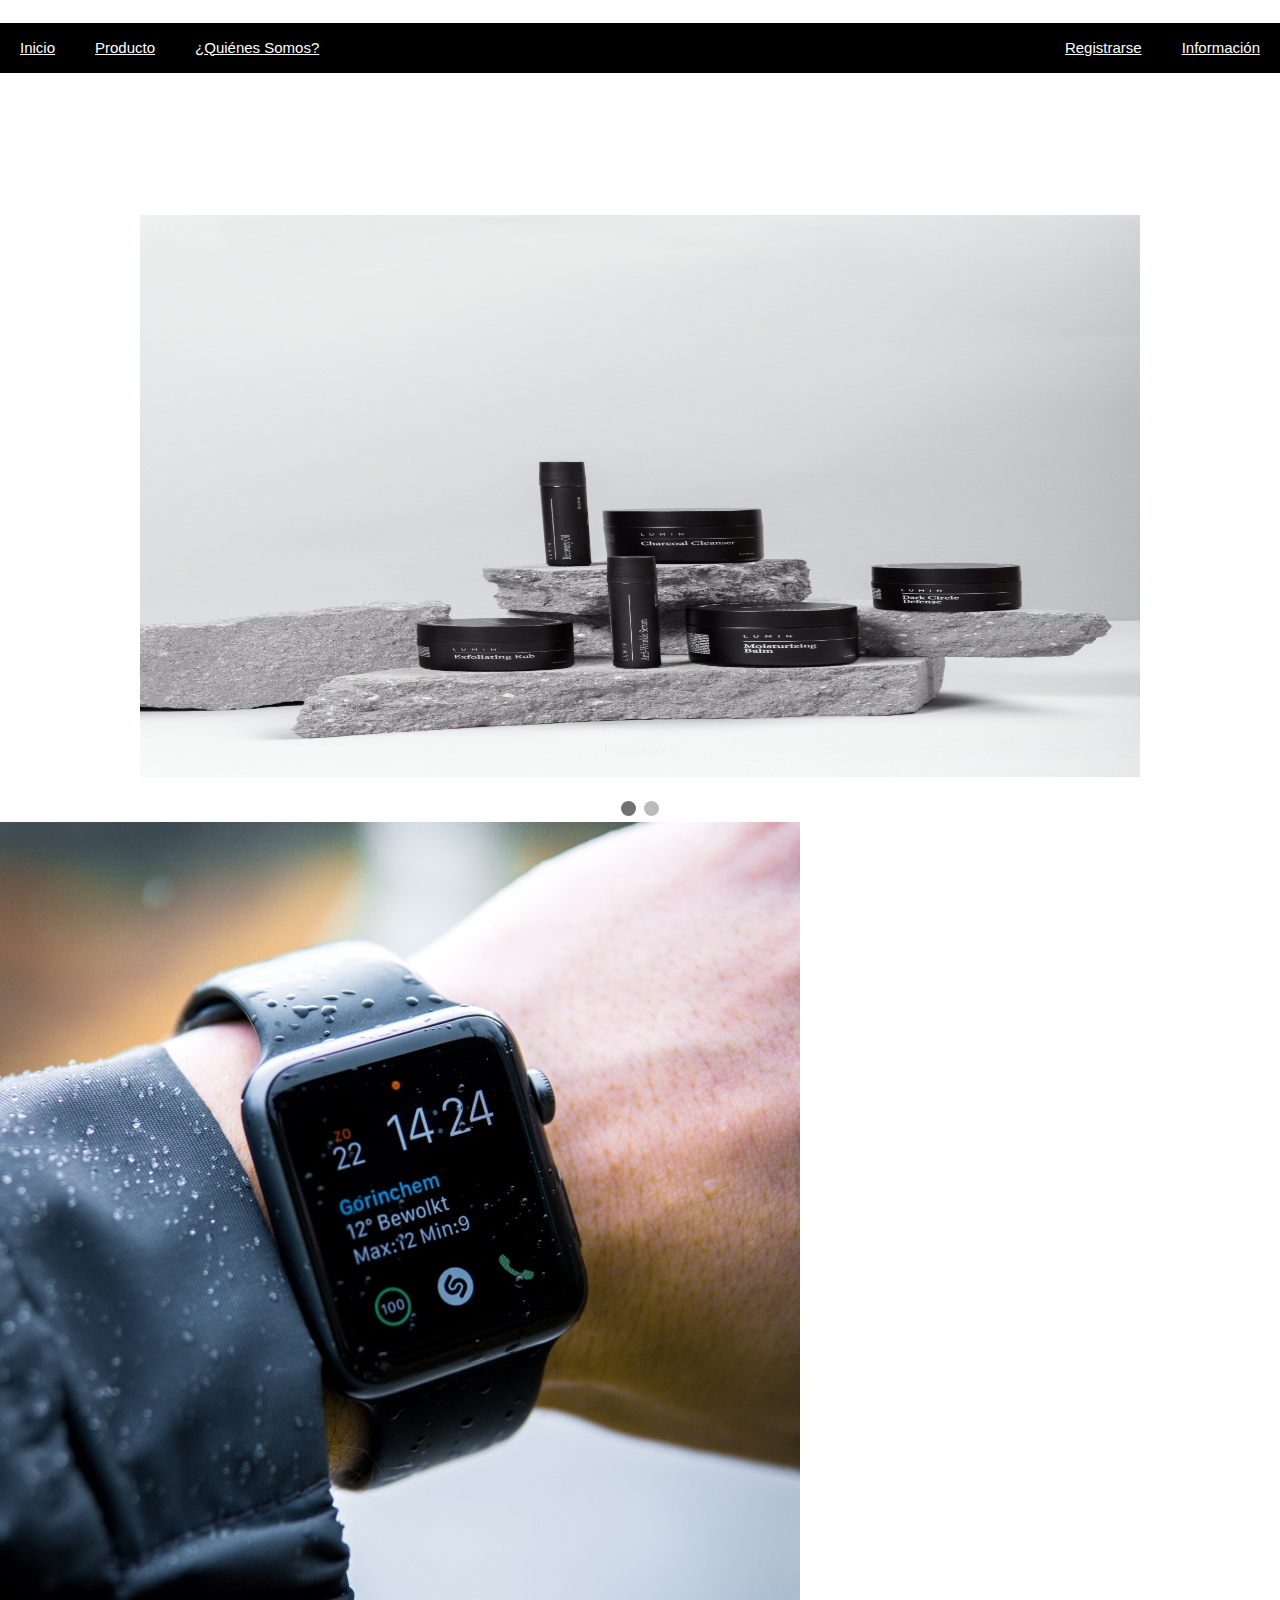
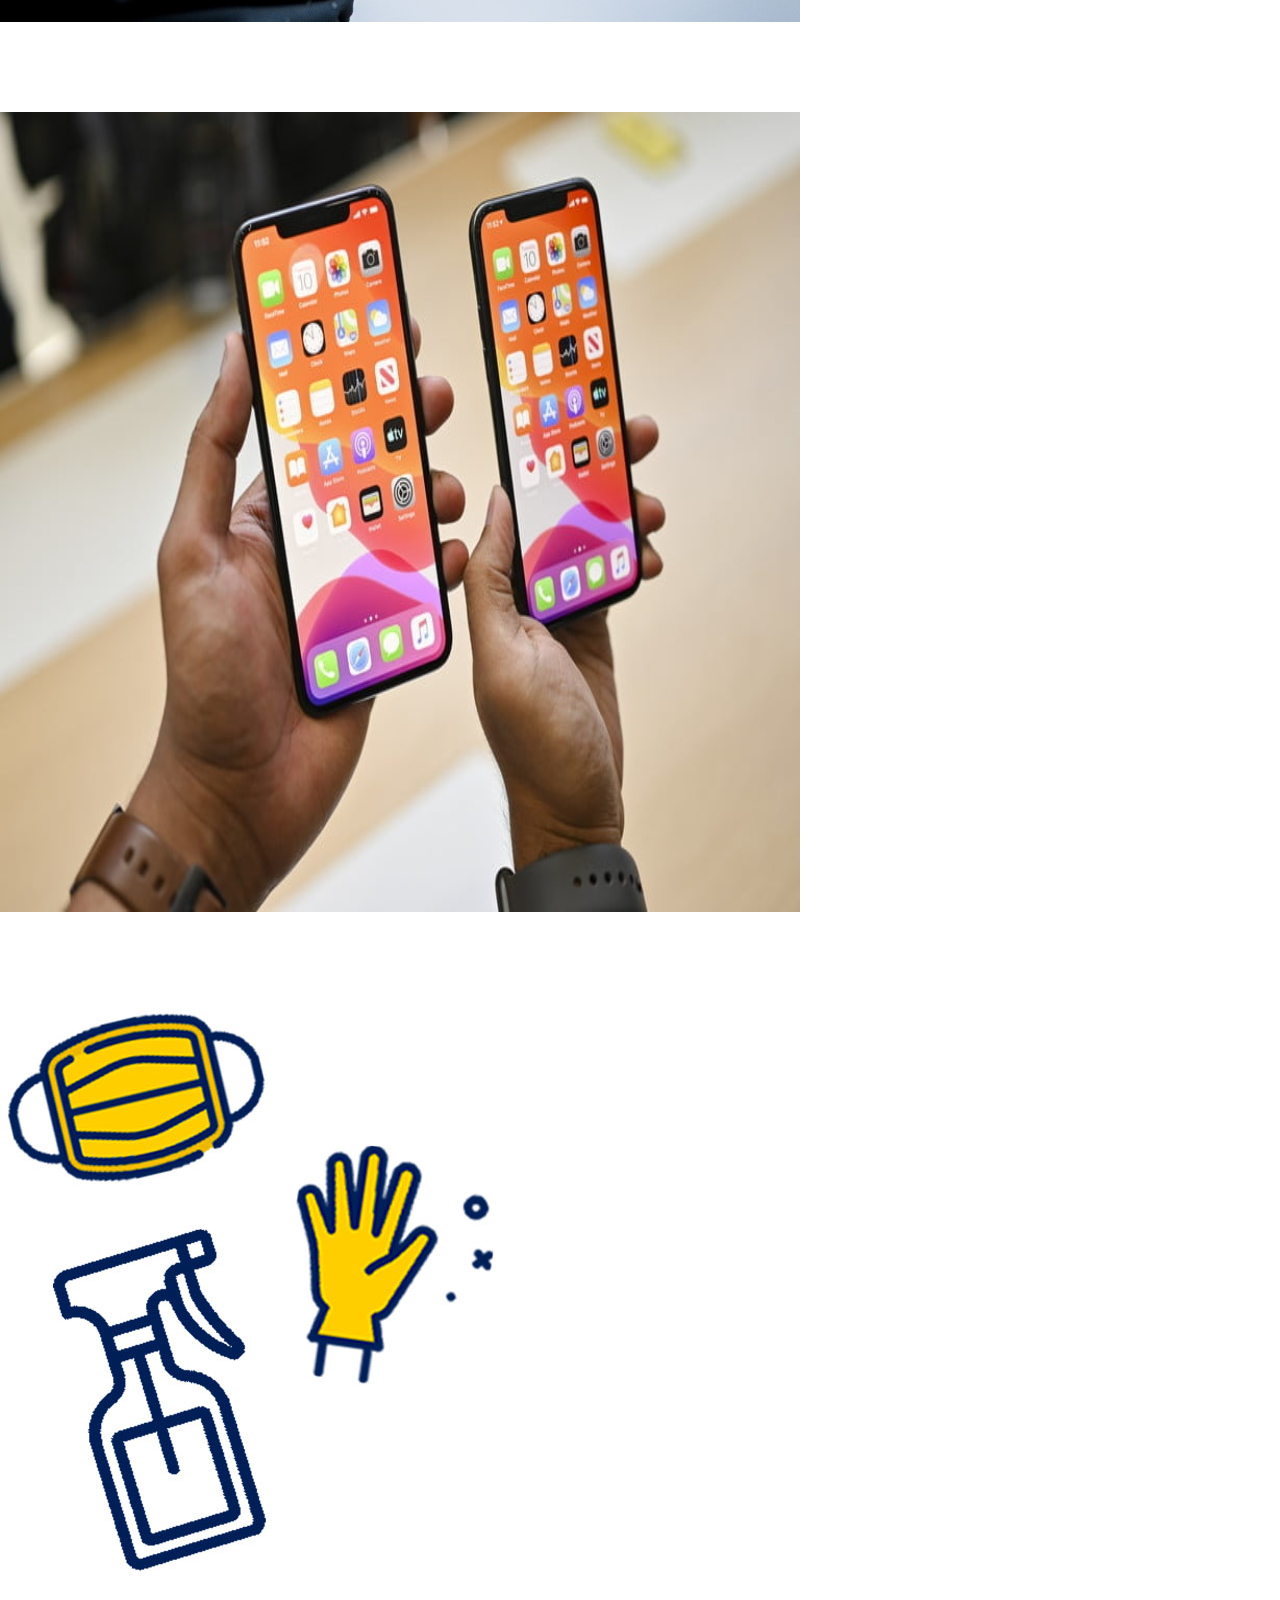
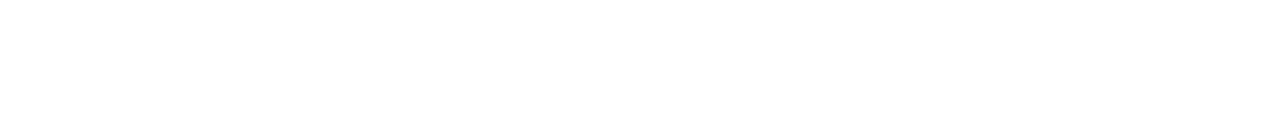
<file: Actividad 2/index.html>
<!DOCTYPE html>
<html lang="en">
<head>
    <meta charset="UTF-8">
    <meta http-equiv="X-UA-Compatible" content="IE=edge">
    <meta name="viewport" content="width=device-width, initial-scale=1.0">
    <link rel="stylesheet" href="style.css">
    <link rel="stylesheet" href="https://fonts.googleapis.com/css?family=Montserrat">
    <link rel="stylesheet" href="https://cdnjs.cloudflare.com/ajax/libs/font-awesome/4.7.0/css/font-awesome.min.css">
    <link rel="stylesheet" href="https://www.w3schools.com/w3css/4/w3.css">
    <title>Actividad I</title>
    <link rel="shortcut icon" href="https://media-exp1.licdn.com/dms/image/C4D0BAQE-LuyMLMByIA/company-logo_200_200/0/1593440763611?e=2159024400&v=beta&t=6y9Tyl602Mmi-RilrNR7c4tZ3IAMNjMVgMZ1agikkTQ">
    <link href="https://cdn.jsdelivr.net/npm/bootstrap@5.0.0-beta3/dist/css/bootstrap.min.css" rel="stylesheet" integrity="sha384-eOJMYsd53ii+scO/bJGFsiCZc+5NDVN2yr8+0RDqr0Ql0h+rP48ckxlpbzKgwra6" crossorigin="anonymous">
    <script src="https://cdn.jsdelivr.net/npm/bootstrap@5.0.0-beta3/dist/js/bootstrap.bundle.min.js" integrity="sha384-JEW9xMcG8R+pH31jmWH6WWP0WintQrMb4s7ZOdauHnUtxwoG2vI5DkLtS3qm9Ekf" crossorigin="anonymous"></script>
    <link rel="stylesheet" href="https://cdnjs.cloudflare.com/ajax/libs/font-awesome/4.7.0/css/font-awesome.min.css">
</head>
<body>
    <br>
    <div class="nav">
        <a href="index.html">Inicio</a></li>
        <a href="productos.html">Producto</a></li>
        <a href="MisionVison.html">¿Quiénes Somos?</a></li>
        <a href="pagina1.html" class="derch">Información</a>
        <a href="formulario.html" class="derch">Registrarse</a>
    </div>
    <div id="Home" class="banner w3-center">
        <h1>Bienvenido</h1>
    </div>

    

    <br><br><br>
    


    <div class="slideshow-container">

    <div class="mySlides fade">
    <div class="numbertext">1 / 3</div>
    <img src="img/img1.jpg" style="width:100%">
    <div class="text">Producto 1</div>
    </div>

    <div class="mySlides fade">
    <div class="numbertext">2 / 3</div>
    <img src="img/img2.jpg" style="width:100%">
    <div class="text">Producto 2</div>
    </div>


    </div>
    <br>

    <div style="text-align:center">
    <span class="dot"></span> 
    <span class="dot"></span> 

    </div>
    <div class="container">
        <div class="row">
            <div class="col-sm-5">
                <div class="card">
                    <img src="./img/reloj1-1.jpg" class="card-img-top">
                    <div class="card-body">
                      <h5 class="card-title">Reloj digital</h5>
                      <p class="card-text">Este reloj cuenta con micrófono, conexión con dispositivos móviles y alta calidad de imagen.</p>
                    </div>
                  </div>

            </div>
            <div class="col-sm-5">
                
                <div class="card">
                    <img src="img/iphone.jpg" class="card-img-top">
                    <div class="card-body">
                      <h5 class="card-title">Cambiate a iPhone</h5>
                      <p class="card-text"> Hay muchas razones para cambiarse a iPhone.
                        Y es tan fácil que no podrás creerlo. Podras aprovechar todos los beneficios de ser parte de este gran cambio digital liderado por Apple</p>
                    </div>
                  </div>
            </div>
            <div class="col-sm-2">
                
                <div class="card">
                    <img src="img/icos-covid.jpg" class="card-img-top">
                    <div class="card-body">
                      <h5 class="card-title">Medidas de prevención y cuidado</h5>
                      <p class="card-text"> Como empresa estamos preocupados por la salud de nuestros colaboradores y es por eso que llevamos todas nuestras 
                          funciones a trabajo remoto, por eso, la atención será solo online hasta nuevo aviso
                      </p>
                    </div>
                  </div>
            </div>
            
        </div>
    </div>
    
    <section id="Footer" style="background-color: white;">

        <footer id="footer">


      <div class="container d-md-flex py-4">

          <div class="me-md-auto text-center text-md-start">
              <div class="copyright">
              &copy; Copyright <strong><span>talentlab.cl</span></strong>. All Rights Reserved
              </div>
          </div>
          <div class="social-links text-center text-md-right pt-3 pt-md-0">
              <a href="#" class="twitter"><i class="fa fa-whatsapp"></i></a>
              <a href="#" class="facebook"><i class="fa fa-facebook"></i></a>
              <a href="#" class="instagram"><i class="fa fa-instagram"></i></a>
          </div>
          </div>
      </footer>
    </section>


    <script>
        var slideIndex = 0;
        showSlides();
    
        function showSlides() {
        var i;
        var slides = document.getElementsByClassName("mySlides");
        var dots = document.getElementsByClassName("dot");
        for (i = 0; i < slides.length; i++) {
            slides[i].style.display = "none";  
        }
        slideIndex++;
        if (slideIndex > slides.length) {slideIndex = 1}    
        for (i = 0; i < dots.length; i++) {
            dots[i].className = dots[i].className.replace(" active", "");
        }
        slides[slideIndex-1].style.display = "block";  
        dots[slideIndex-1].className += " active";
        setTimeout(showSlides, 4000); // Change image every 2 seconds
        }
        </script>
</body>
</html>
</file>
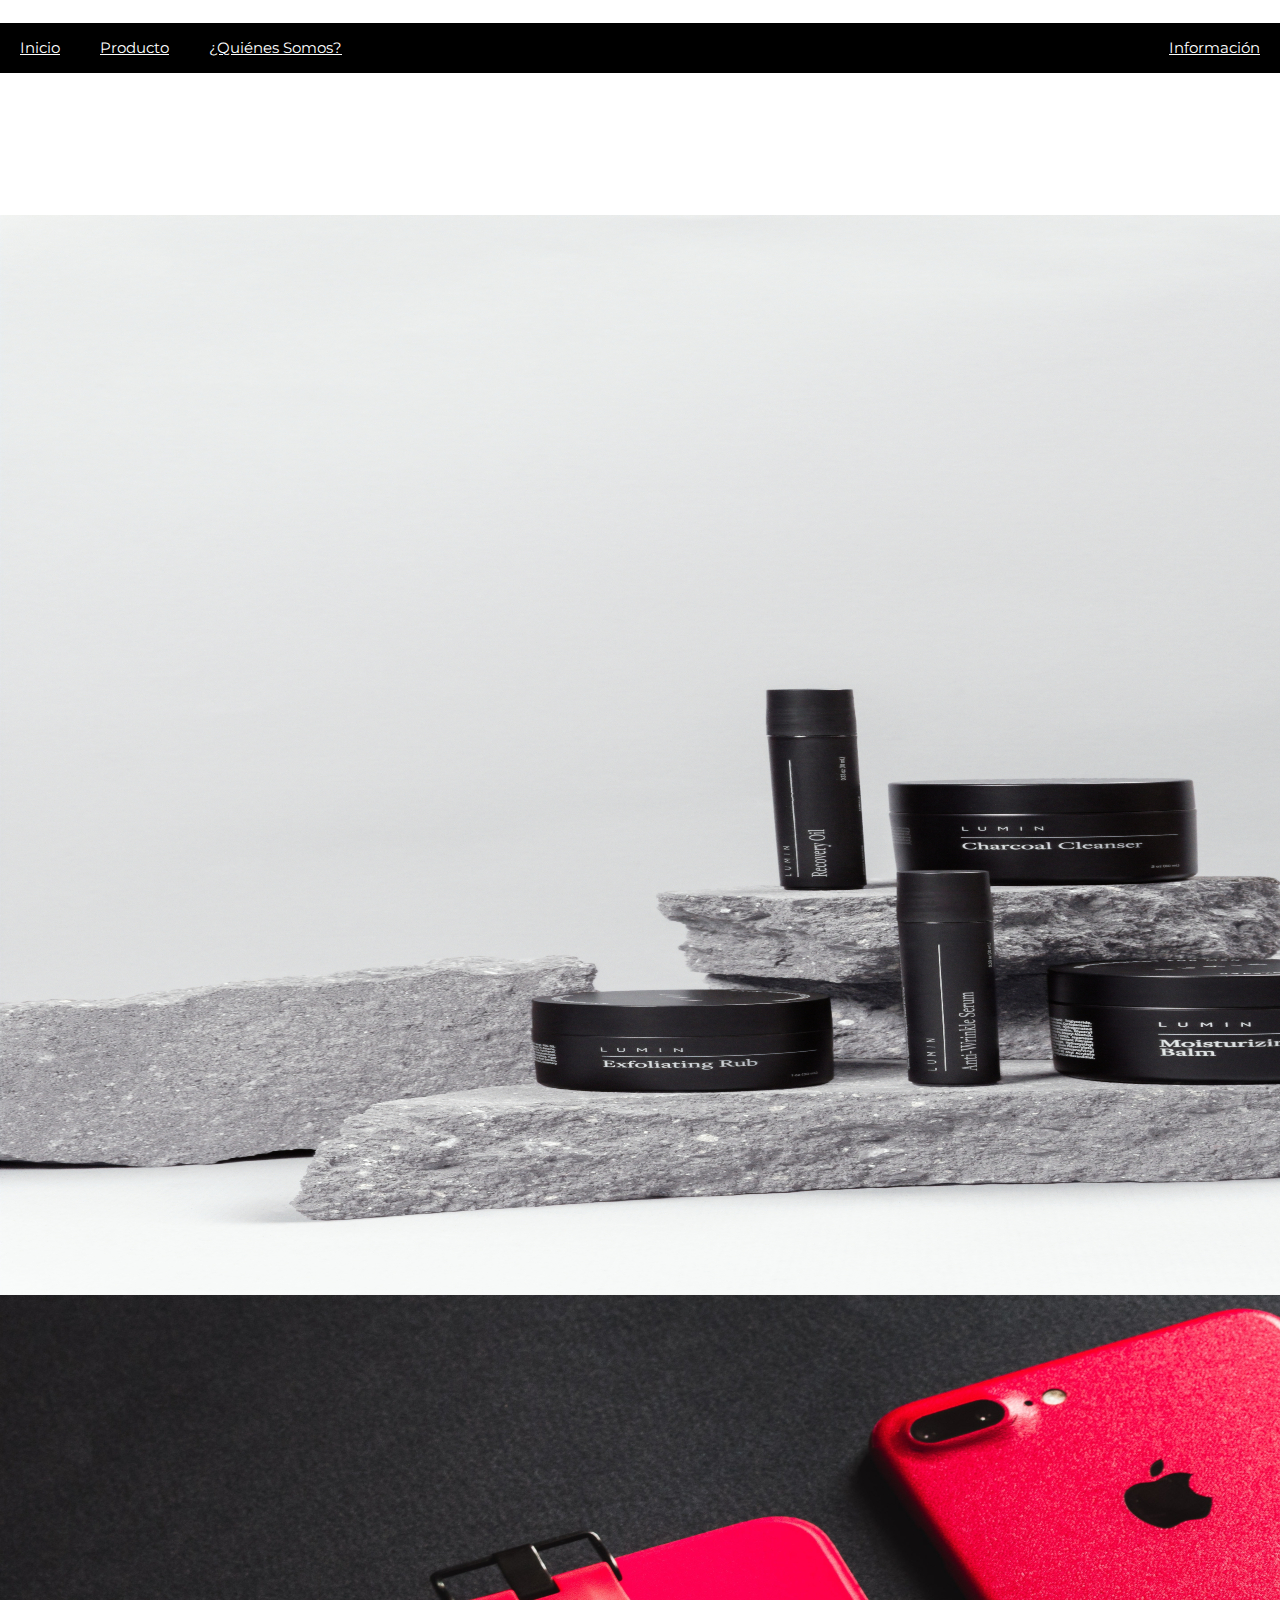
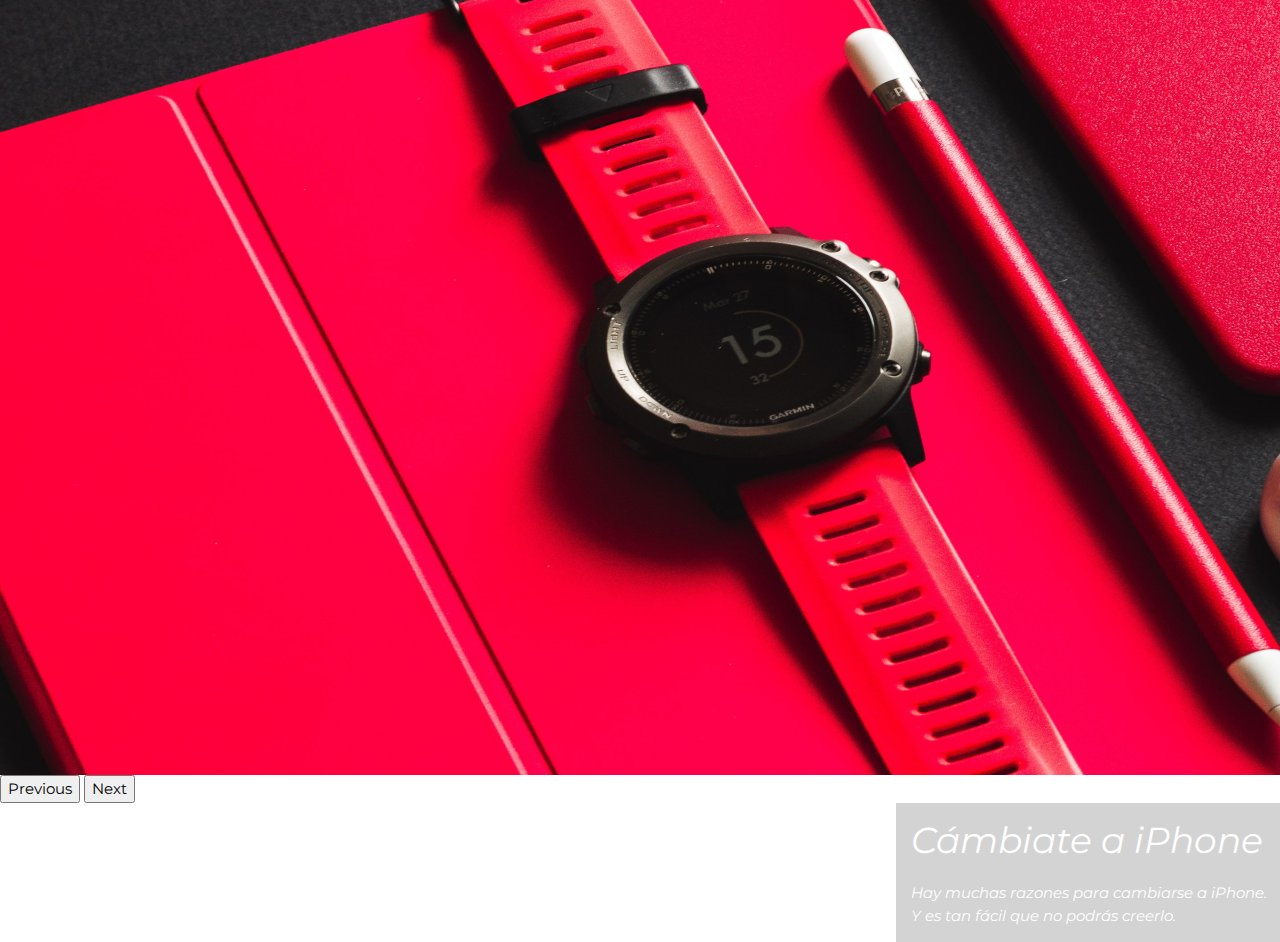
<file: Actividad/index.html>
<!DOCTYPE html>
<html lang="en">
<head>
    <meta charset="UTF-8">
    <meta http-equiv="X-UA-Compatible" content="IE=edge">
    <meta name="viewport" content="width=device-width, initial-scale=1.0">
    <link rel="stylesheet" href="style.css">
    <link rel="stylesheet" href="https://fonts.googleapis.com/css?family=Montserrat">
    <link rel="stylesheet" href="https://cdnjs.cloudflare.com/ajax/libs/font-awesome/4.7.0/css/font-awesome.min.css">
    <link rel="stylesheet" href="https://www.w3schools.com/w3css/4/w3.css">
    <title>Actividad I</title>
    <link rel="shortcut icon" href="https://media-exp1.licdn.com/dms/image/C4D0BAQE-LuyMLMByIA/company-logo_200_200/0/1593440763611?e=2159024400&v=beta&t=6y9Tyl602Mmi-RilrNR7c4tZ3IAMNjMVgMZ1agikkTQ">
    <link href="https://cdn.jsdelivr.net/npm/bootstrap@5.0.0-beta3/dist/css/bootstrap.min.css" rel="stylesheet" integrity="sha384-eOJMYsd53ii+scO/bJGFsiCZc+5NDVN2yr8+0RDqr0Ql0h+rP48ckxlpbzKgwra6" crossorigin="anonymous">
    <script src="https://cdn.jsdelivr.net/npm/bootstrap@5.0.0-beta3/dist/js/bootstrap.bundle.min.js" integrity="sha384-JEW9xMcG8R+pH31jmWH6WWP0WintQrMb4s7ZOdauHnUtxwoG2vI5DkLtS3qm9Ekf" crossorigin="anonymous"></script>
    <link rel="stylesheet" href="https://cdnjs.cloudflare.com/ajax/libs/font-awesome/4.7.0/css/font-awesome.min.css">
</head>
<style>
    body, h1,h2,h3,h4,h5,h6 {font-family: "Montserrat", sans-serif}
    .w3-row-padding img {margin-bottom: 12px}
    .w3-sidebar {width: 110px;background: rgb(62, 93, 196);}
    #main {margin-left: 110px}
</style>

<body>
    <br>
    <div class="nav">
        <a href="index.html">Inicio</a></li>
        <a href="productos.html">Producto</a></li>
        <a href="MisionVison.html">¿Quiénes Somos?</a></li>
        <a href="pagina1.html" class="derch">Información</a>
    </div>
    <div id="Home" class="banner w3-center">
        <h1>Bienvenido</h1>
    </div>

    

    <br><br><br>
    <div id ="carrusel"> 
        <div id="carouselExampleControls" class="carousel slide" data-bs-ride="carousel">
            <div class="carousel-inner">
                <div class="carousel-item active" >
                <img src="img/img1.jpg" class="d-block w-100" alt="...">
                </div>
                <div class="carousel-item">
                <img src="img/img2.jpg" class="d-block w-100" alt="...">
        </div>
        
        </div>
            <button class="carousel-control-prev" type="button" data-bs-target="#carouselExampleControls" data-bs-slide="prev">
                <span class="carousel-control-prev-icon" aria-hidden="true"></span>
                <span class="visually-hidden">Previous</span>
            </button>
            <button class="carousel-control-next" type="button" data-bs-target="#carouselExampleControls" data-bs-slide="next">
                <span class="carousel-control-next-icon" aria-hidden="true"></span>
                <span class="visually-hidden">Next</span>
            </button>
        </div>
    </div>
    <aside>
        <h1>Cámbiate a iPhone</h1>
        <p>
            Hay muchas razones para cambiarse a iPhone.
            Y es tan fácil que no podrás creerlo.</p>
    </aside>
    <section id="Footer" style="background-color: white;">

        <footer id="footer">


      <div class="container d-md-flex py-4">

          <div class="me-md-auto text-center text-md-start">
              <div class="copyright">
              &copy; Copyright <strong><span>talentlab.cl</span></strong>. All Rights Reserved
              </div>
          </div>
          <div class="social-links text-center text-md-right pt-3 pt-md-0">
              <a href="#" class="twitter"><i class="fa fa-whatsapp"></i></a>
              <a href="#" class="facebook"><i class="fa fa-facebook"></i></a>
              <a href="#" class="instagram"><i class="fa fa-instagram"></i></a>
          </div>
          </div>
      </footer>
    </section>


</body>
</html>
</file>
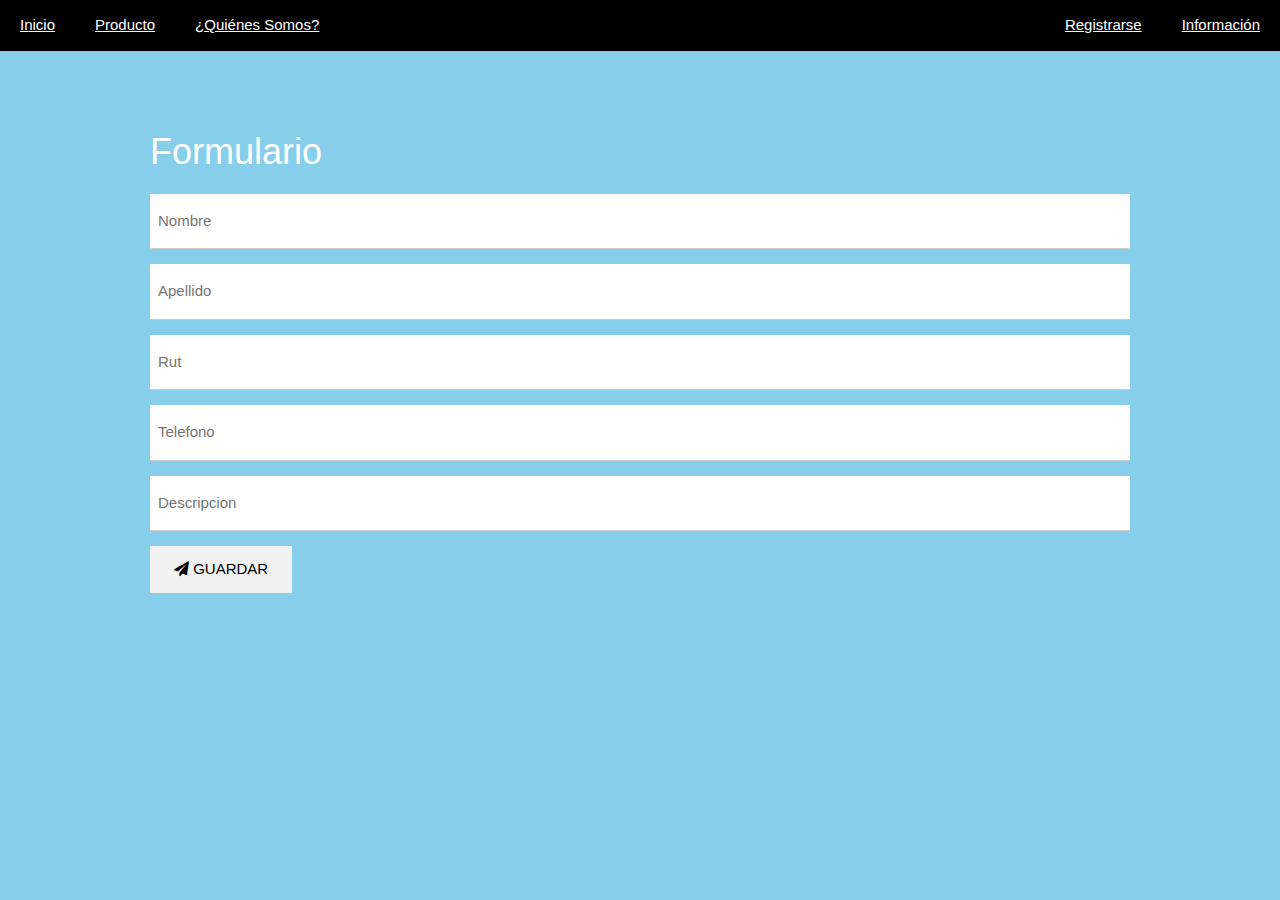
<file: Actividad 2/formulario.html>
<!DOCTYPE html>
<html lang="en">

<head>
  <meta charset="UTF-8">
  <meta http-equiv="X-UA-Compatible" content="IE=edge">
  <meta name="viewport" content="width=device-width, initial-scale=1.0">
  <link rel="stylesheet" href="style.css">
  <link rel="stylesheet" href="https://www.w3schools.com/w3css/4/w3.css">
  <link rel="stylesheet" href="https://fonts.googleapis.com/css?family=Montserrat">
  <link rel="stylesheet" href="https://cdnjs.cloudflare.com/ajax/libs/font-awesome/4.7.0/css/font-awesome.min.css">
  <title>Document</title>
</head>

<body class="w3-light-blue">
  <div class="nav">
    <a href="index.html">Inicio</a></li>
    <a href="productos.html">Producto</a></li>
    <a href="MisionVison.html">¿Quiénes Somos?</a></li>
    <a href="pagina1.html" class="derch">Información</a>
    <a href="formulario.html" class="derch">Registrarse</a>
</div>
  <div class="w3-padding-64 w3-content w3-text-grey col-md-6" style="align-self: center;">
    <h1 class="w3-text-white">Formulario</h1>


    <form method="POST" style="align-self: center;">
      <p><input id="nombre" class="w3-input w3-padding-16 w3-hover-yellow" type="text" placeholder="Nombre" required
          name="Nombre"></p>
      <p id="errorNombre"></p>
      <p><input id="apellido" class="w3-input w3-padding-16 w3-hover-yellow" type="text" placeholder="Apellido" required
          name="Apellido"></p>
      <p id="errorApellido"></p>
      <p><input id="rut" class="w3-input w3-padding-16 w3-hover-yellow" type="text" placeholder="Rut" required
          name="Rut Ej:11111111-1"></p>
      <p class="text-info" id="errorRut"></p>
      <p><input id="telefono" class="w3-input w3-padding-16 w3-hover-yellow" type="text" placeholder="Telefono" required
          name="Telefono"></p>
      <p id="errorFono"></p>
      <p><input id="descripcion" class="w3-input w3-padding-16 w3-hover-yellow" type="text" placeholder="Descripcion"
          name="Descripción"></p>
      <p>
      <p id="errorDescripcion"></p>
        <button id="btnvalida" class="w3-button w3-light-grey w3-padding-large w3-hover-green" type="button" onclick="validar(); validarTodos();">
          <i class="fa fa-paper-plane"></i> GUARDAR
        </button>
      </p>
      <p id="mensajefinal"></p>
    </form>
  </div>
</body>
<script>
  var Fn = {
    // Valida el rut con su cadena completa "XXXXXXXX-X"
    validaRut: function (rutCompleto) {
      rutCompleto = rutCompleto.replace("‐", "-");
      if (!/^[0-9]+[-|‐]{1}[0-9kK]{1}$/.test(rutCompleto))
        return false;
      var tmp = rutCompleto.split('-');
      var digv = tmp[1];
      var rut = tmp[0];
      if (digv == 'K') digv = 'k';

      return (Fn.dv(rut) == digv);
    },
    dv: function (T) {
      var M = 0, S = 1;
      for (; T; T = Math.floor(T / 10))
        S = (S + T % 10 * (9 - M++ % 6)) % 11;
      return S ? S - 1 : 'k';
    }
  }

  //Definiendo un arreglo en Javascript
  var arreglo = new Array();
  arreglo[0] = "errorNombre";
  arreglo[1] = "errorApellido";
  arreglo[2] = "errorRut";
  arreglo[3] = "errorFono";
  arreglo[4] = "errorDescripcion";

  //Definiendo la función validar()

  function validar() {
    var entrada = new Array();
    entrada[0] = document.getElementById('nombre').value;
    entrada[1] = document.getElementById('apellido').value;
    entrada[2] = document.getElementById('rut').value;
    entrada[3] = document.getElementById('telefono').value;
    entrada[4] = document.getElementById('descripcion').value;

    var error = new Array();
    error[0] = "<span style='color:red'>Ingrese el nombre!!</span>";
    error[1] = "<span style='color:red'>Ingrese el apellido!!</span>";
    error[2] = "<span style='color:red'>Ingrese un rut válido!!</span>";
    error[3] = "<span style='color:red'>Ingrese el teléfono!!</span>";
    error[4] = "<span style='color:red'>Ingrese una descipción!!</span>";

    //Definiendo un ciclo foreach Javascrit para la validación
    for (i in entrada) {
      var mensajeError = error[i];
      var valorArreglo = arreglo[i];

      if (entrada[i] == "") {
        document.getElementById(valorArreglo).innerHTML = mensajeError;
      }

      //validación del rut
      else if (i == 2) {
        if (!Fn.validaRut(entrada[i])) {
          document.getElementById('errorRut').innerHTML = mensajeError;
        }
        else {
          document.getElementById('errorRut').innerHTML = "";
        }

      }

      else {
        document.getElementById(valorArreglo).innerHTML = "";
      }


    }

  }

  function validarTodos() {
    var contador = 0;
    for (i = 0; i < 5; i++) {
      var valorArreglo = arreglo[i];
      if (document.getElementById(valorArreglo).innerHTML == "") {
        contador++;
      }
    }
    if (contador > 3) {
      document.getElementById("mensajefinal").innerHTML = "Formulario validado!";
      alert('Usuario registrado! :)')
    }
  }

</script>

</html>
</file>
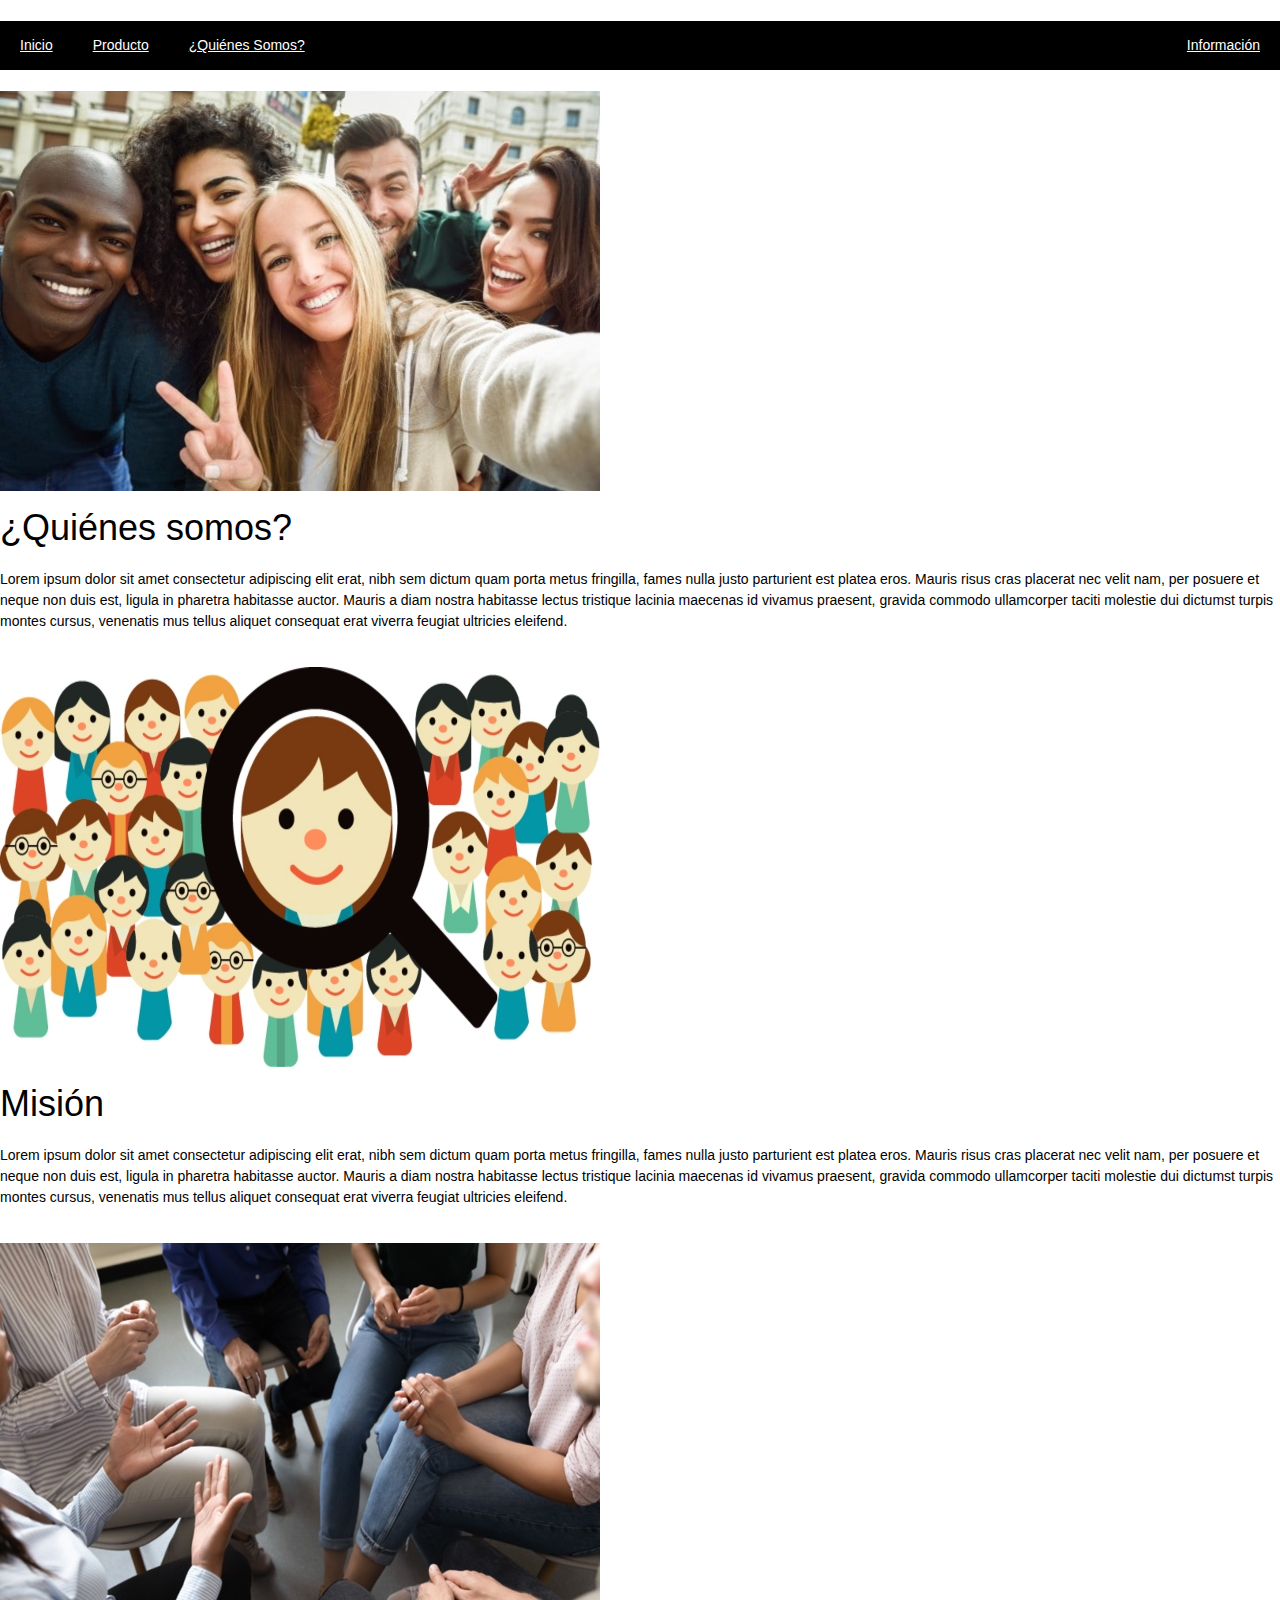
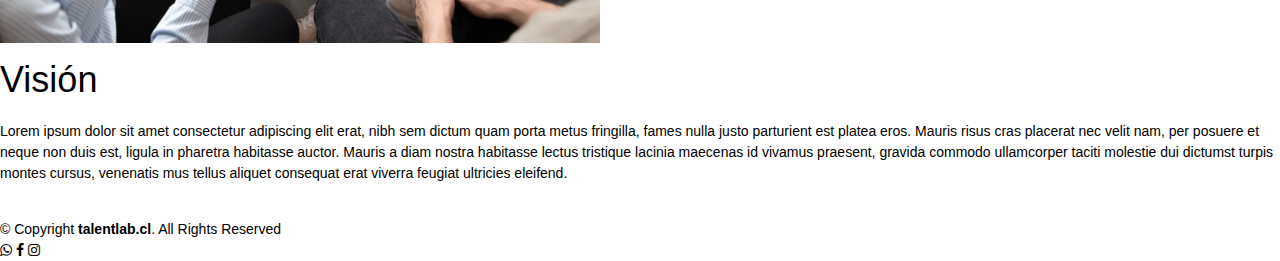
<file: Actividad 2/MisionVison.html>
<!DOCTYPE html>
<html lang="en">
<head>
    <meta charset="UTF-8">
    <meta http-equiv="X-UA-Compatible" content="IE=edge">
    <meta name="viewport" content="width=device-width, initial-scale=1.0">
<!-- CSS only -->
<link href="https://cdn.jsdelivr.net/npm/bootstrap@5.0.0-beta3/dist/css/bootstrap.min.css" rel="stylesheet" integrity="sha384-eOJMYsd53ii+scO/bJGFsiCZc+5NDVN2yr8+0RDqr0Ql0h+rP48ckxlpbzKgwra6" crossorigin="anonymous">
<!-- JavaScript Bundle with Popper -->
<script src="https://cdn.jsdelivr.net/npm/bootstrap@5.0.0-beta3/dist/js/bootstrap.bundle.min.js" integrity="sha384-JEW9xMcG8R+pH31jmWH6WWP0WintQrMb4s7ZOdauHnUtxwoG2vI5DkLtS3qm9Ekf" crossorigin="anonymous"></script>
<link rel="stylesheet" href="https://www.w3schools.com/w3css/4/w3.css">
<link rel="stylesheet" href="style.css">    
<link rel="shortcut icon" href="https://media-exp1.licdn.com/dms/image/C4D0BAQE-LuyMLMByIA/company-logo_200_200/0/1593440763611?e=2159024400&v=beta&t=6y9Tyl602Mmi-RilrNR7c4tZ3IAMNjMVgMZ1agikkTQ">
<link rel="stylesheet" href="https://cdnjs.cloudflare.com/ajax/libs/font-awesome/4.7.0/css/font-awesome.min.css">
<title>Quienes Somos</title>
<style>
    body, h1,h2,h3,h4,h5,h6 {font-family: "Montserrat", sans-serif;
color: black;}
    .w3-row-padding img {margin-bottom: 12px}
    .w3-sidebar {width: 110px;background: rgb(62, 93, 196);}
    #main {margin-left: 110px}
    @media only screen and (max-width: 600px) {#main {margin-left: 0}}
</style>
</head>
<body>
    <br>
    <div class="nav">
        <a href="index.html">Inicio</a></li>
        <a href="productos.html">Producto</a></li>
        <a href="MisionVison.html">¿Quiénes Somos?</a></li>
        <a href="pagina1.html" class="derch">Información</a>
    </div>

    <div id="Home" class="banner w3-center">
        
    </div>
    <div>

    </div>

    <div class="container">
        <br>
        <div class="row">
            <div class="col-sm-6"><img src="img/qsomos.jpg" alt="" class="img-fluid"></div>
            <div class="col-sm-6">
                <h1 >¿Quiénes somos?</h1>
                <p> Lorem ipsum dolor sit amet consectetur adipiscing elit erat, nibh sem dictum quam porta metus fringilla, fames nulla justo parturient est platea eros. Mauris risus cras placerat nec velit nam, per posuere et neque non duis est, ligula in pharetra habitasse auctor. Mauris a diam nostra habitasse lectus tristique lacinia maecenas id vivamus praesent, gravida commodo ullamcorper taciti molestie dui dictumst turpis montes cursus, venenatis mus tellus aliquet consequat erat viverra feugiat ultricies eleifend. </p></div>
          </div>
          <br>
          <div class="row">

            <div class="col-sm-6">
                <img   src="img/mision.jpg" alt="" class="img-fluid">
                
          </div>
          <div class="col-sm-6">
            <h1>Misión</h1>
            <p>Lorem ipsum dolor sit amet consectetur adipiscing elit erat, nibh sem dictum quam porta metus fringilla, fames nulla justo parturient est platea eros. Mauris risus cras placerat nec velit nam, per posuere et neque non duis est, ligula in pharetra habitasse auctor. Mauris a diam nostra habitasse lectus tristique lacinia maecenas id vivamus praesent, gravida commodo ullamcorper taciti molestie dui dictumst turpis montes cursus, venenatis mus tellus aliquet consequat erat viverra feugiat ultricies eleifend. </p></div>
        </div>
        <br>
        <div class="row">

            <div class="col-sm-6">
                <img    src="img/vision.jpg" alt="" class="img-fluid">
                
          </div>
          <div class="col-sm-6">
            <h1>Visión</h1>
            <p>Lorem ipsum dolor sit amet consectetur adipiscing elit erat, nibh sem dictum quam porta metus fringilla, fames nulla justo parturient est platea eros. Mauris risus cras placerat nec velit nam, per posuere et neque non duis est, ligula in pharetra habitasse auctor. Mauris a diam nostra habitasse lectus tristique lacinia maecenas id vivamus praesent, gravida commodo ullamcorper taciti molestie dui dictumst turpis montes cursus, venenatis mus tellus aliquet consequat erat viverra feugiat ultricies eleifend. </p></div>
        </div>
        <br>
    </div>
    <section id="Footer" style="background-color: white;">

        <footer id="footer">


      <div class="container d-md-flex py-4">

          <div class="me-md-auto text-center text-md-start">
              <div class="copyright">
              &copy; Copyright <strong><span>talentlab.cl</span></strong>. All Rights Reserved
              </div>
          </div>
          <div class="social-links text-center text-md-right pt-3 pt-md-0">
              <a href="#" class="twitter"><i class="fa fa-whatsapp"></i></a>
              <a href="#" class="facebook"><i class="fa fa-facebook"></i></a>
              <a href="#" class="instagram"><i class="fa fa-instagram"></i></a>
          </div>
          </div>
      </footer>
    </section>
</body>
</html>
</file>
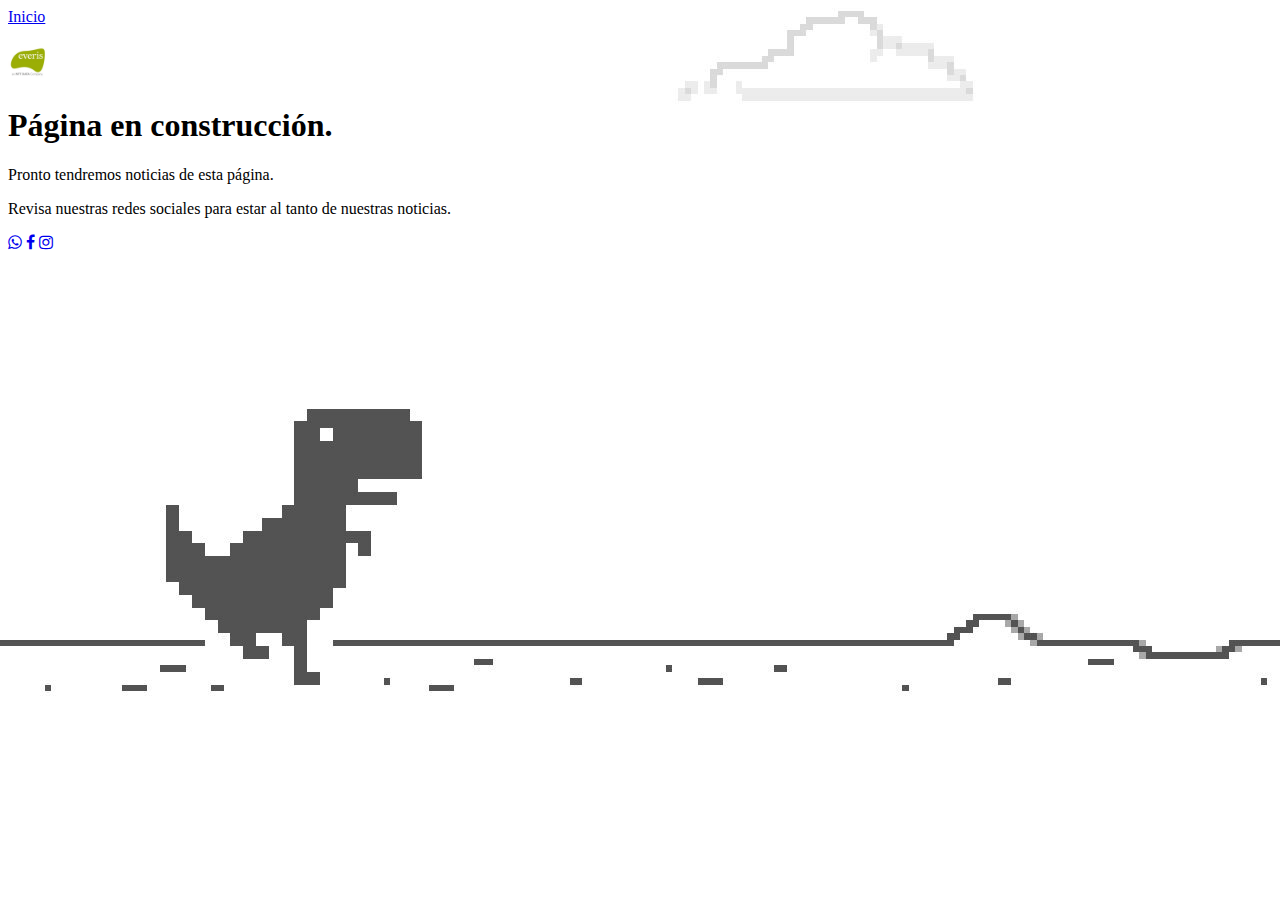
<file: Actividad 2/pagina1.html>
<!DOCTYPE html>
<html lang="en">
<head>
    <meta charset="UTF-8">
    <meta http-equiv="X-UA-Compatible" content="IE=edge">
    <meta name="viewport" content="width=device-width, initial-scale=1.0">
    <title>Web Soon</title>
      <link href="https://cdn.jsdelivr.net/npm/bootstrap@5.0.0-beta3/dist/css/bootstrap.min.css" rel="stylesheet" integrity="sha384-eOJMYsd53ii+scO/bJGFsiCZc+5NDVN2yr8+0RDqr0Ql0h+rP48ckxlpbzKgwra6" crossorigin="anonymous">
    <!-- JavaScript Bundle with Popper -->
    <script src="https://cdn.jsdelivr.net/npm/bootstrap@5.0.0-beta3/dist/js/bootstrap.bundle.min.js" integrity="sha384-JEW9xMcG8R+pH31jmWH6WWP0WintQrMb4s7ZOdauHnUtxwoG2vI5DkLtS3qm9Ekf" crossorigin="anonymous"></script>
     <link rel="stylesheet" href="https://cdnjs.cloudflare.com/ajax/libs/font-awesome/4.7.0/css/font-awesome.min.css">
</head>
<body style="background-image: url('img/foto.jpg');">
    <div class="nav">
        <a href="index.html">Inicio</a></li>    
    </div>

    <div class="container-fluid">
      <div class="row min-vh-100">
        <div class="col-xl-5 col-lg-6 col-md-8 p-5 p-lg-4 mx-auto d-flex align-items-center">
          <div>
            <p> <img src="img/logo.jpg" alt="Template Logo" style="height:40px;width: 40px;"></p>
            <h1 class="text-uppercase"> Página en construcción.</h1>
            <p class="lead">Pronto tendremos noticias de esta página.</p>
            <p>Revisa nuestras redes sociales para estar al tanto de nuestras noticias. </p>
             <div class="social-links text-center text-md-right pt-3 pt-md-0">
                <a href="#" class="twitter"><i class="fa fa-whatsapp"></i></a>
                <a href="#" class="facebook"><i class="fa fa-facebook"></i></a>
                <a href="#" class="instagram"><i class="fa fa-instagram"></i></a>
            </div>
          </div>
        </div>
        
      </div>
    </div>
    
</body>
</html>
</file>
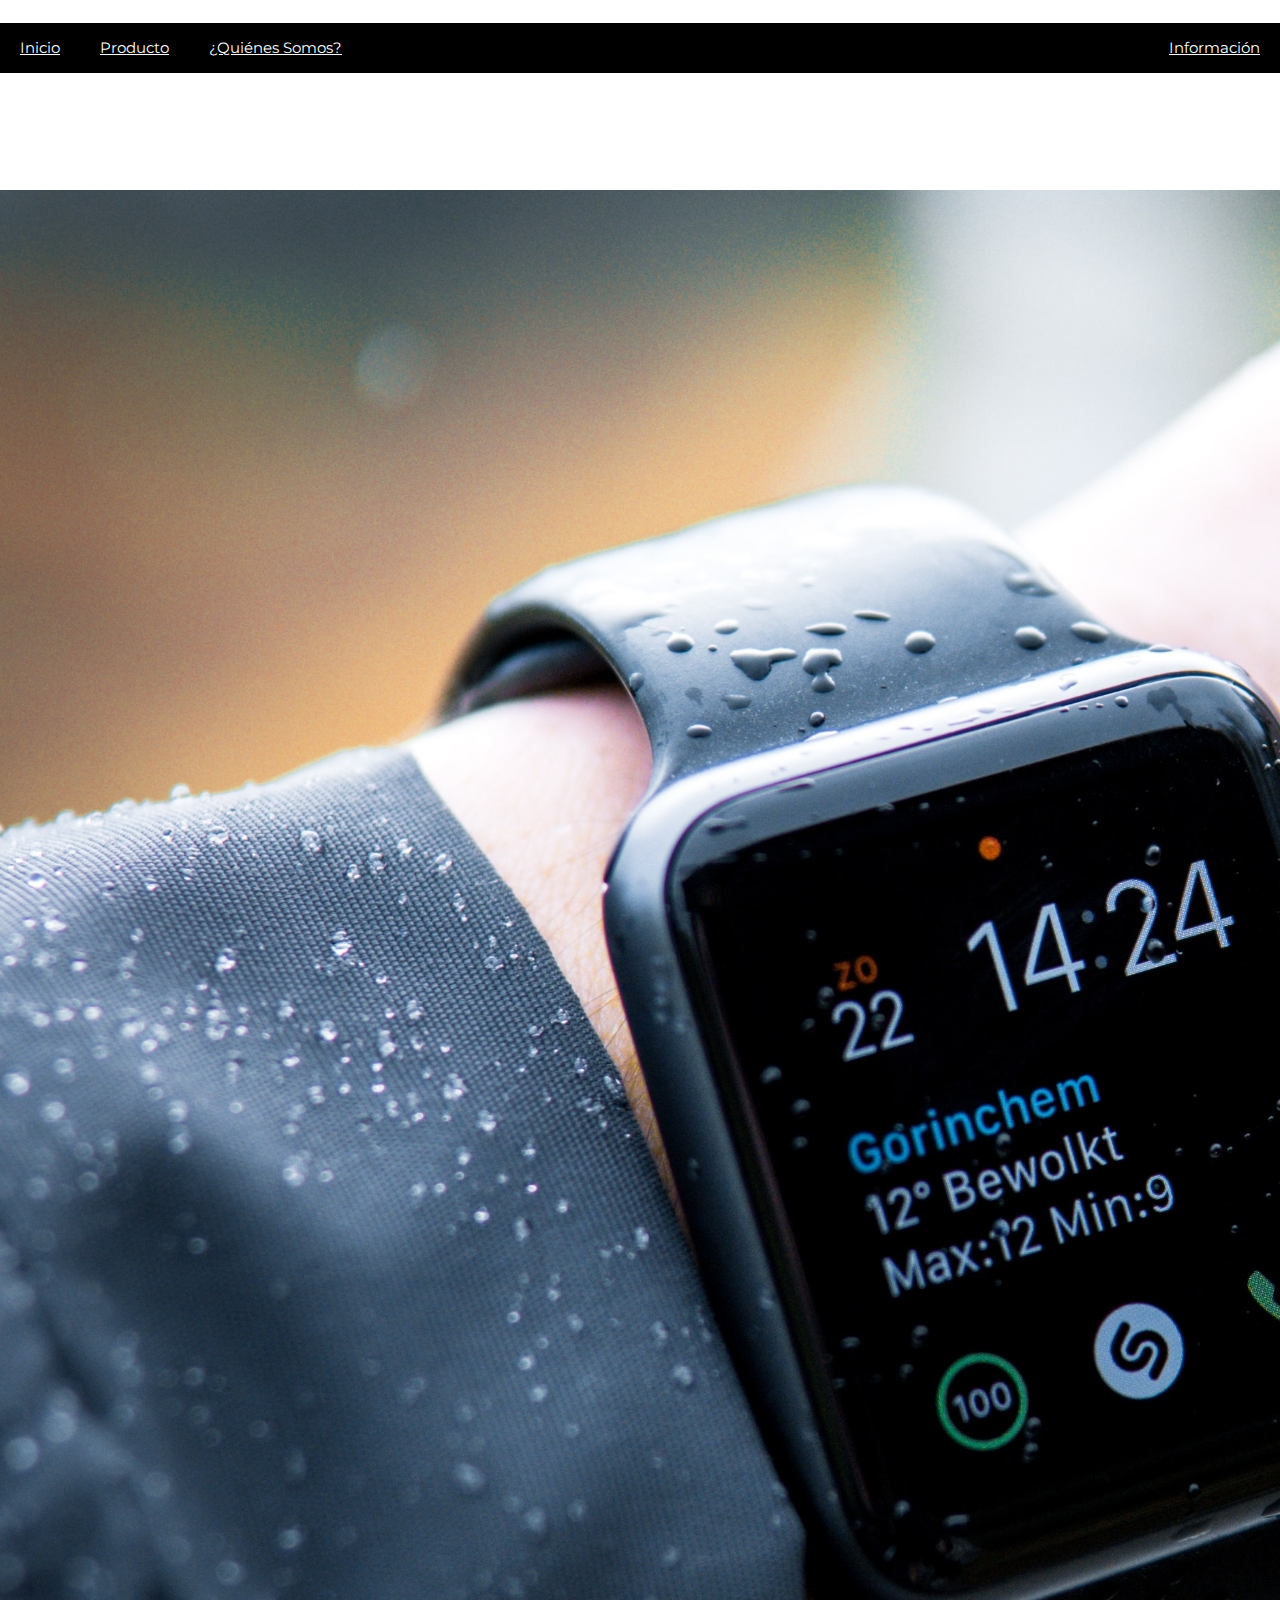
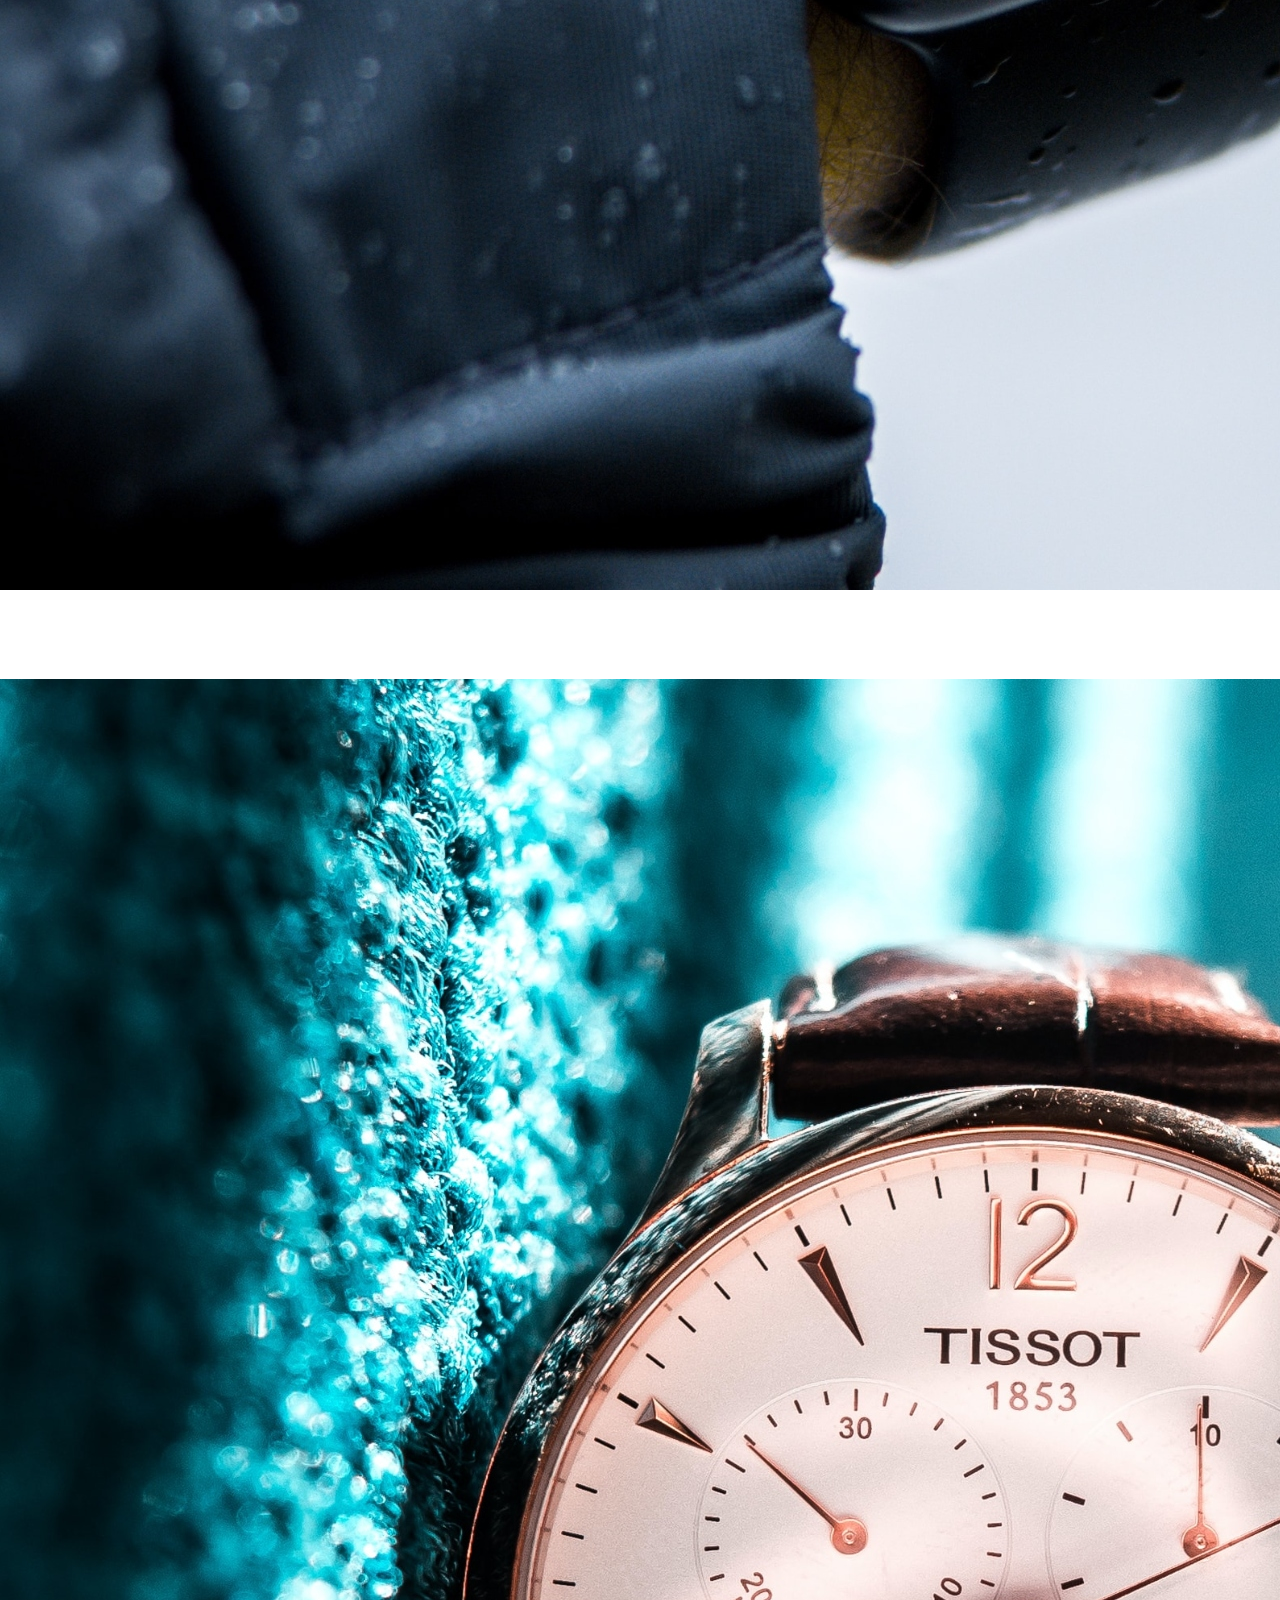
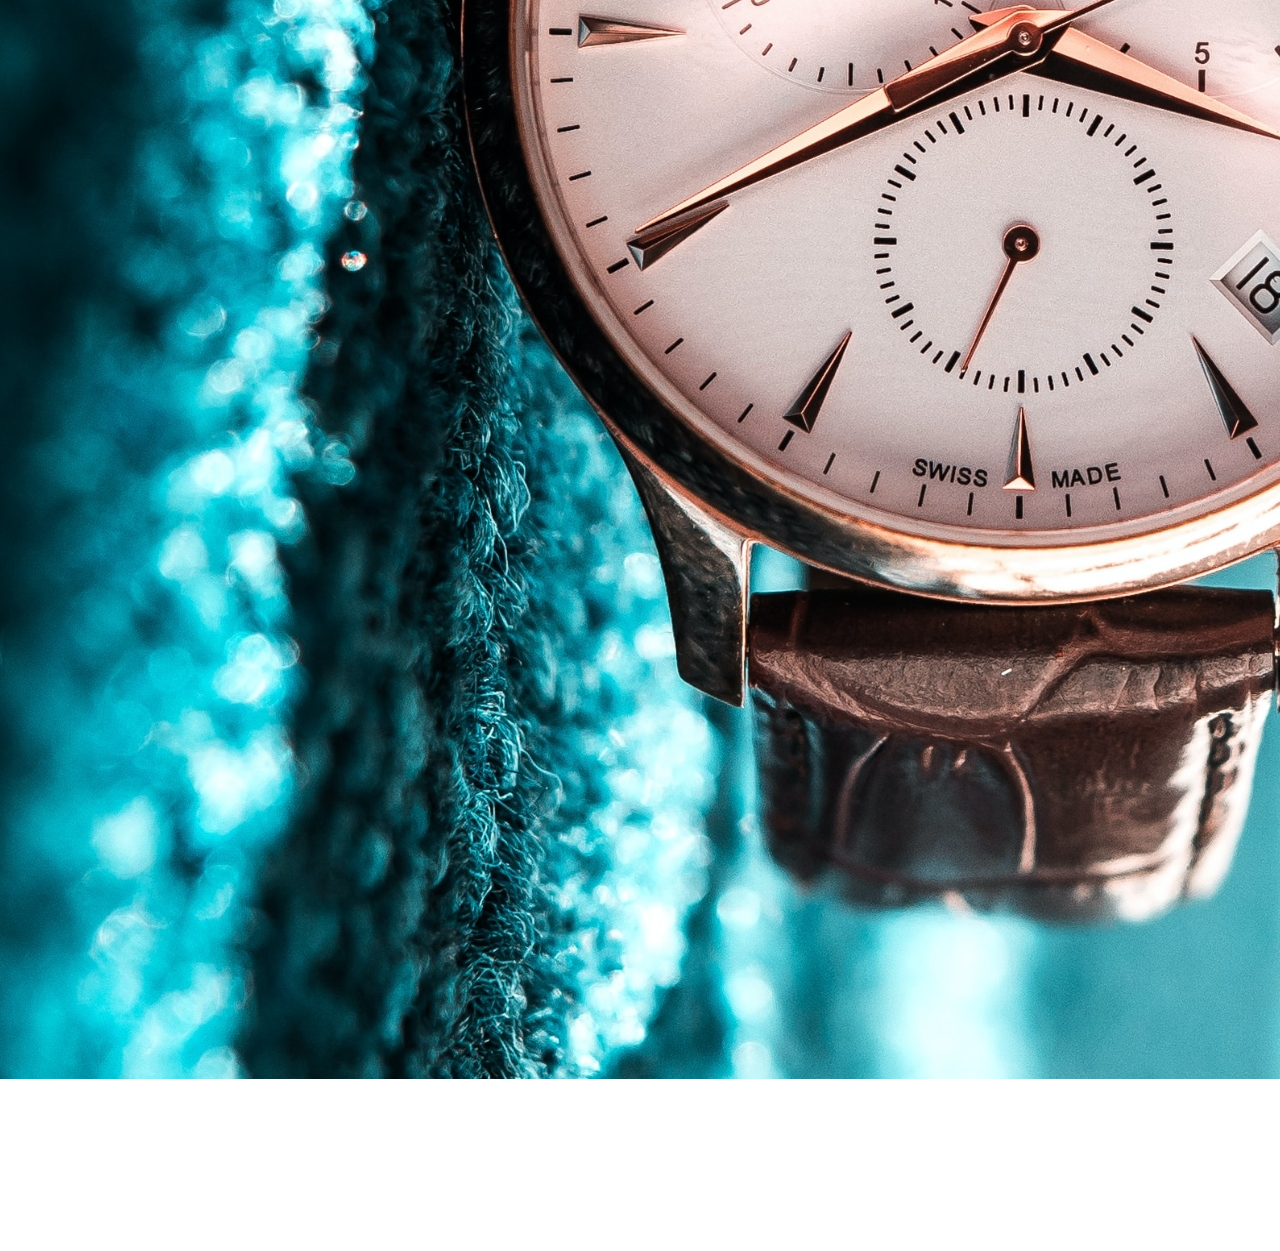
<file: Actividad 2/productos.html>
<!DOCTYPE html>
<html lang="en">

<head>
    <meta charset="UTF-8">
    <meta http-equiv="X-UA-Compatible" content="IE=edge">
    <meta name="viewport" content="width=device-width, initial-scale=1.0">
    <link rel="stylesheet" href="style.css">
    <link rel="stylesheet" href="https://fonts.googleapis.com/css?family=Montserrat">
    <link rel="stylesheet" href="https://cdnjs.cloudflare.com/ajax/libs/font-awesome/4.7.0/css/font-awesome.min.css">
    <link rel="stylesheet" href="https://www.w3schools.com/w3css/4/w3.css">
    <title>Productos</title>
    <link rel="shortcut icon" href="https://media-exp1.licdn.com/dms/image/C4D0BAQE-LuyMLMByIA/company-logo_200_200/0/1593440763611?e=2159024400&v=beta&t=6y9Tyl602Mmi-RilrNR7c4tZ3IAMNjMVgMZ1agikkTQ">
    <link href="https://cdn.jsdelivr.net/npm/bootstrap@5.0.0-beta3/dist/css/bootstrap.min.css" rel="stylesheet" integrity="sha384-eOJMYsd53ii+scO/bJGFsiCZc+5NDVN2yr8+0RDqr0Ql0h+rP48ckxlpbzKgwra6" crossorigin="anonymous">
    <script src="https://cdn.jsdelivr.net/npm/bootstrap@5.0.0-beta3/dist/js/bootstrap.bundle.min.js" integrity="sha384-JEW9xMcG8R+pH31jmWH6WWP0WintQrMb4s7ZOdauHnUtxwoG2vI5DkLtS3qm9Ekf" crossorigin="anonymous"></script>
    <link rel="stylesheet" href="https://cdnjs.cloudflare.com/ajax/libs/font-awesome/4.7.0/css/font-awesome.min.css">
   
</head>
<style>
    body, h1,h2,h3,h4,h5,h6 {font-family: "Montserrat", sans-serif}
    .w3-row-padding img {margin-bottom: 12px}
    .w3-sidebar {width: 110px;background: rgb(62, 93, 196);}
    #main {margin-left: 110px}
</style>

<body>
  <br>
  <div class="nav">
    <a href="index.html">Inicio</a></li>
    <a href="productos.html">Producto</a></li>
    <a href="MisionVison.html">¿Quiénes Somos?</a></li>
    <a href="pagina1.html" class="derch">Información</a>
</div>

<div class="container">
  <section class="mb-4">
    <article>
      <div id="Home" class="banner w3-center">
        <h1>Productos</h1>
    </div>
      <p class="h5">
        Descubre nuestro catálogo de productos premium.
      </p>
    </article>
  </section>
    <div class="row row-cols-1 row-cols-md-3 g-4">
        <div class="col">
          <div class="card">
            <img src="./img/reloj1.jpg" class="card-img-top">
            <div class="card-body">
              <h5 class="card-title">Reloj digital</h5>
              <p class="card-text">Este reloj cuenta con micrófono, conexión con dispositivos móviles y alta calidad de imagen.</p>
            </div>
          </div>
        </div>
        <div class="col">
          <div class="card">
            <img src="./img/reloj2.jpg" class="card-img-top">
            <div class="card-body">
              <h5 class="card-title">Reloj análogo</h5>
              <p class="card-text">Este reloj clásico se adapta a todos los gustos. Ideal para un regalo especial.</p>
            </div>
          </div>
        </div>
      </div>
      <div class="container mt-3">
        <p>¿Existe algún producto que quisieras y no está disponible? Contáctanos</p>
      </div>
</div>
<section id="Footer" style="background-color: white;">

  <footer id="footer">


<div class="container d-md-flex py-4">

    <div class="me-md-auto text-center text-md-start">
        <div class="copyright">
        &copy; Copyright <strong><span>talentlab.cl</span></strong>. All Rights Reserved
        </div>
    </div>
    <div class="social-links text-center text-md-right pt-3 pt-md-0">
        <a href="#" class="twitter"><i class="fa fa-whatsapp"></i></a>
        <a href="#" class="facebook"><i class="fa fa-facebook"></i></a>
        <a href="#" class="instagram"><i class="fa fa-instagram"></i></a>
    </div>
    </div>
</footer>
</section>
</body>

</html>
</file>
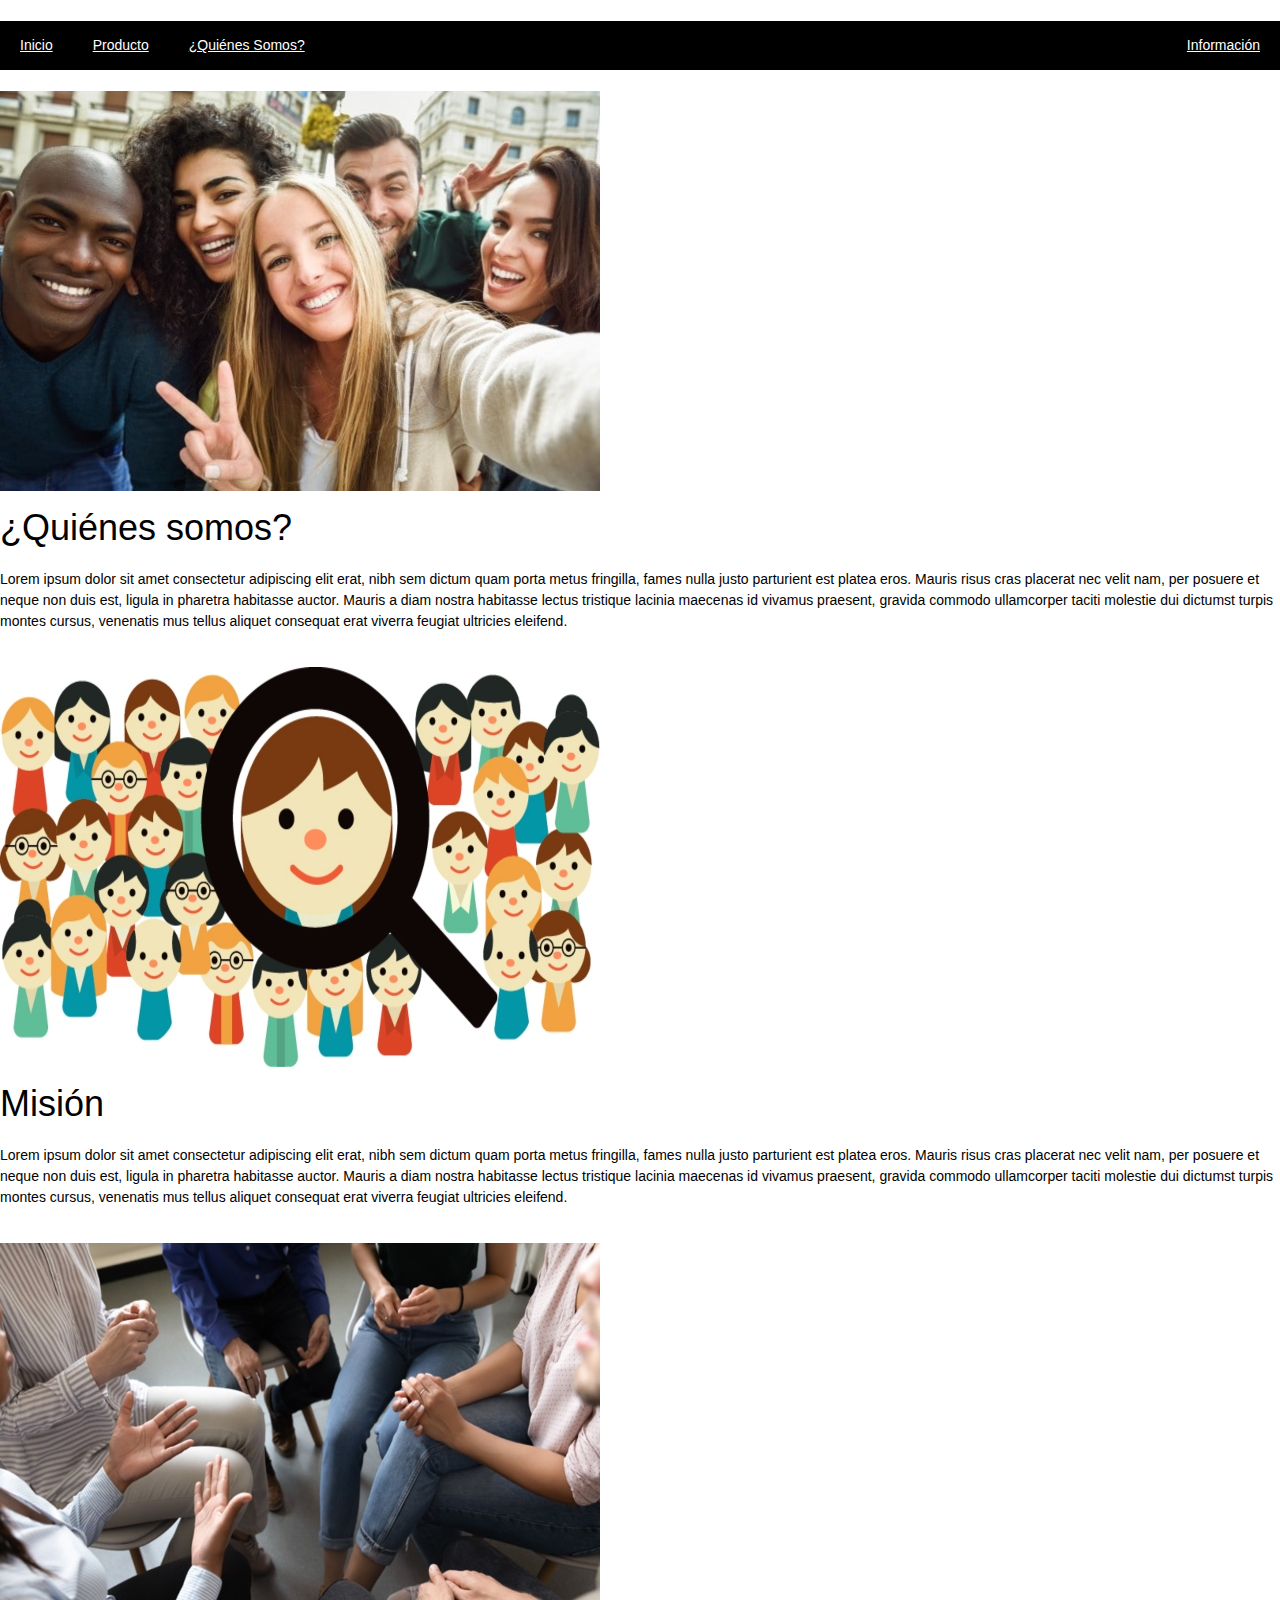
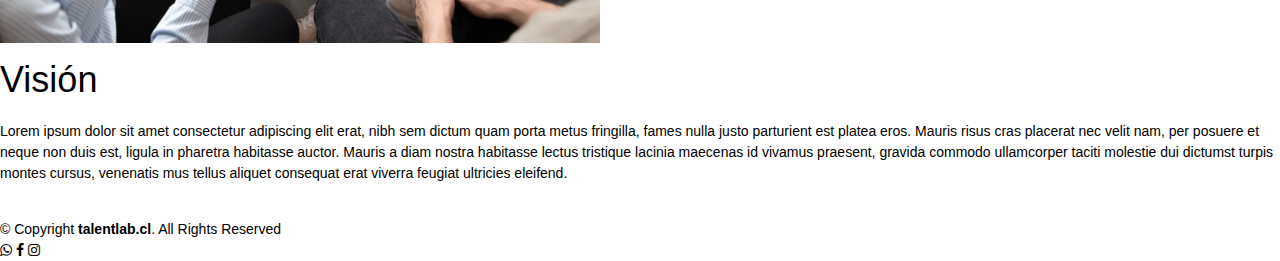
<file: Actividad/MisionVison.html>
<!DOCTYPE html>
<html lang="en">
<head>
    <meta charset="UTF-8">
    <meta http-equiv="X-UA-Compatible" content="IE=edge">
    <meta name="viewport" content="width=device-width, initial-scale=1.0">
<!-- CSS only -->
<link href="https://cdn.jsdelivr.net/npm/bootstrap@5.0.0-beta3/dist/css/bootstrap.min.css" rel="stylesheet" integrity="sha384-eOJMYsd53ii+scO/bJGFsiCZc+5NDVN2yr8+0RDqr0Ql0h+rP48ckxlpbzKgwra6" crossorigin="anonymous">
<!-- JavaScript Bundle with Popper -->
<script src="https://cdn.jsdelivr.net/npm/bootstrap@5.0.0-beta3/dist/js/bootstrap.bundle.min.js" integrity="sha384-JEW9xMcG8R+pH31jmWH6WWP0WintQrMb4s7ZOdauHnUtxwoG2vI5DkLtS3qm9Ekf" crossorigin="anonymous"></script>
<link rel="stylesheet" href="https://www.w3schools.com/w3css/4/w3.css">
<link rel="stylesheet" href="style.css">    
<link rel="shortcut icon" href="https://media-exp1.licdn.com/dms/image/C4D0BAQE-LuyMLMByIA/company-logo_200_200/0/1593440763611?e=2159024400&v=beta&t=6y9Tyl602Mmi-RilrNR7c4tZ3IAMNjMVgMZ1agikkTQ">
<link rel="stylesheet" href="https://cdnjs.cloudflare.com/ajax/libs/font-awesome/4.7.0/css/font-awesome.min.css">
<title>Quienes Somos</title>
<style>
    body, h1,h2,h3,h4,h5,h6 {font-family: "Montserrat", sans-serif;
color: black;}
    .w3-row-padding img {margin-bottom: 12px}
    .w3-sidebar {width: 110px;background: rgb(62, 93, 196);}
    #main {margin-left: 110px}
    @media only screen and (max-width: 600px) {#main {margin-left: 0}}
</style>
</head>
<body>
    <br>
    <div class="nav">
        <a href="index.html">Inicio</a></li>
        <a href="productos.html">Producto</a></li>
        <a href="MisionVison.html">¿Quiénes Somos?</a></li>
        <a href="pagina1.html" class="derch">Información</a>
    </div>

    <div id="Home" class="banner w3-center">
        
    </div>
    <div>

    </div>

    <div class="container">
        <br>
        <div class="row">
            <div class="col-sm-6"><img src="img/qsomos.jpg" alt=""></div>
            <div class="col-sm-6">
                <h1 >¿Quiénes somos?</h1>
                <p> Lorem ipsum dolor sit amet consectetur adipiscing elit erat, nibh sem dictum quam porta metus fringilla, fames nulla justo parturient est platea eros. Mauris risus cras placerat nec velit nam, per posuere et neque non duis est, ligula in pharetra habitasse auctor. Mauris a diam nostra habitasse lectus tristique lacinia maecenas id vivamus praesent, gravida commodo ullamcorper taciti molestie dui dictumst turpis montes cursus, venenatis mus tellus aliquet consequat erat viverra feugiat ultricies eleifend. </p></div>
          </div>
          <br>
          <div class="row">

            <div class="col-sm-6">
                <img   src="img/mision.jpg" alt="">
                
          </div>
          <div class="col-sm-6">
            <h1>Misión</h1>
            <p>Lorem ipsum dolor sit amet consectetur adipiscing elit erat, nibh sem dictum quam porta metus fringilla, fames nulla justo parturient est platea eros. Mauris risus cras placerat nec velit nam, per posuere et neque non duis est, ligula in pharetra habitasse auctor. Mauris a diam nostra habitasse lectus tristique lacinia maecenas id vivamus praesent, gravida commodo ullamcorper taciti molestie dui dictumst turpis montes cursus, venenatis mus tellus aliquet consequat erat viverra feugiat ultricies eleifend. </p></div>
        </div>
        <br>
        <div class="row">

            <div class="col-sm-6">
                <img    src="img/vision.jpg" alt="">
                
          </div>
          <div class="col-sm-6">
            <h1>Visión</h1>
            <p>Lorem ipsum dolor sit amet consectetur adipiscing elit erat, nibh sem dictum quam porta metus fringilla, fames nulla justo parturient est platea eros. Mauris risus cras placerat nec velit nam, per posuere et neque non duis est, ligula in pharetra habitasse auctor. Mauris a diam nostra habitasse lectus tristique lacinia maecenas id vivamus praesent, gravida commodo ullamcorper taciti molestie dui dictumst turpis montes cursus, venenatis mus tellus aliquet consequat erat viverra feugiat ultricies eleifend. </p></div>
        </div>
        <br>
    </div>
    <section id="Footer" style="background-color: white;">

        <footer id="footer">


      <div class="container d-md-flex py-4">

          <div class="me-md-auto text-center text-md-start">
              <div class="copyright">
              &copy; Copyright <strong><span>talentlab.cl</span></strong>. All Rights Reserved
              </div>
          </div>
          <div class="social-links text-center text-md-right pt-3 pt-md-0">
              <a href="#" class="twitter"><i class="fa fa-whatsapp"></i></a>
              <a href="#" class="facebook"><i class="fa fa-facebook"></i></a>
              <a href="#" class="instagram"><i class="fa fa-instagram"></i></a>
          </div>
          </div>
      </footer>
    </section>
</body>
</html>
</file>
<file: Actividad 2/style.css>
body{
    margin: 0;
    padding:0;
    font-family:'Poppins',sans-serif;
    font-size: 14px;
    

    
    color: white;
    height: 100vh;
            -webkit-background-size:cover;
            background-size: cover;
            background-position: center center;
            position: relative;
}
h2{
    margin: 0;
    padding:0;
    font-family: 'Lucida Sans', 'Lucida Sans Regular', 'Lucida Grande', 'Lucida Sans Unicode', Geneva, Verdana, sans-serif;
    font-size: 14px;

}
h3{
    margin: 0;
    padding:0;
    font-family: 'Franklin Gothic Medium', 'Arial Narrow', Arial, sans-serif;
    font-size: 14px;

}

.noticia{
    margin: 0;
    padding:0;
    font-family: Verdana;
    font-family: 'PT Sans'; /* Otro ejemplo */
}
aside {
    width: 30%;
    padding-left: 15px;
    margin-left: 15px;
    float: right;
    font-style: italic;
    background-color: lightgray;
}
.nav{
    background-color: black;
    position: sticky;
    overflow: hidden;
    top: 0px;
    }
    .nav a {
    float: left;
    display: block;
    color: white;
    text-align: center;
    padding: 14px 20px;
    }
    .nav a.derch{
    float: right;
}

 body, h1,h2,h3,h4,h5,h6 {font-family: "Montserrat", sans-serif}
    .w3-row-padding img {margin-bottom: 12px}
    .w3-sidebar {width: 110px;background: rgb(62, 93, 196);}
    #main {margin-left: 110px}
    
    * {box-sizing: border-box;}
    body {font-family: Verdana, sans-serif;}
    .mySlides {display: none;}
    img {vertical-align: middle;}
    
    /* Slideshow container */
    .slideshow-container {
      max-width: 1000px;
      position: relative;
      margin: auto;
    }
    
    /* Caption text */
    .text {
      color: #f2f2f2;
      font-size: 15px;
      padding: 8px 12px;
      position: absolute;
      bottom: 8px;
      width: 100%;
      text-align: center;
    }
    
    /* Number text (1/3 etc) */
    .numbertext {
      color: #f2f2f2;
      font-size: 12px;
      padding: 8px 12px;
      position: absolute;
      top: 0;
    }
    
    /* The dots/bullets/indicators */
    .dot {
      height: 15px;
      width: 15px;
      margin: 0 2px;
      background-color: #bbb;
      border-radius: 50%;
      display: inline-block;
      transition: background-color 0.6s ease;
    }
    
    .active {
      background-color: #717171;
    }
    
    /* Fading animation */
    .fade {
      -webkit-animation-name: fade;
      -webkit-animation-duration: 4s;
      animation-name: fade;
      animation-duration: 4s;
    }
    
    @-webkit-keyframes fade {
      from {opacity: .4} 
      to {opacity: 1}
    }
    
    @keyframes fade {
      from {opacity: .4} 
      to {opacity: 1}
    }
    
    /* On smaller screens, decrease text size */
    @media only screen and (max-width: 300px) {
      .text {font-size: 11px}
    }
</file>
<file: Actividad/style.css>
body{
    margin: 0;
    padding:0;
    font-family:'Poppins',sans-serif;
    font-size: 14px;
    

    
    color: white;
    height: 100vh;
            -webkit-background-size:cover;
            background-size: cover;
            background-position: center center;
            position: relative;
}
h2{
    margin: 0;
    padding:0;
    font-family: 'Lucida Sans', 'Lucida Sans Regular', 'Lucida Grande', 'Lucida Sans Unicode', Geneva, Verdana, sans-serif;
    font-size: 14px;

}
h3{
    margin: 0;
    padding:0;
    font-family: 'Franklin Gothic Medium', 'Arial Narrow', Arial, sans-serif;
    font-size: 14px;

}

.noticia{
    margin: 0;
    padding:0;
    font-family: Verdana;
    font-family: 'PT Sans'; /* Otro ejemplo */
}
aside {
    width: 30%;
    padding-left: 15px;
    margin-left: 15px;
    float: right;
    font-style: italic;
    background-color: lightgray;
}
.nav{
    background-color: black;
    position: sticky;
    overflow: hidden;
    top: 0px;
    }
    .nav a {
    float: left;
    display: block;
    color: white;
    text-align: center;
    padding: 14px 20px;
    }
    .nav a.derch{
    float: right;
}
</file>
